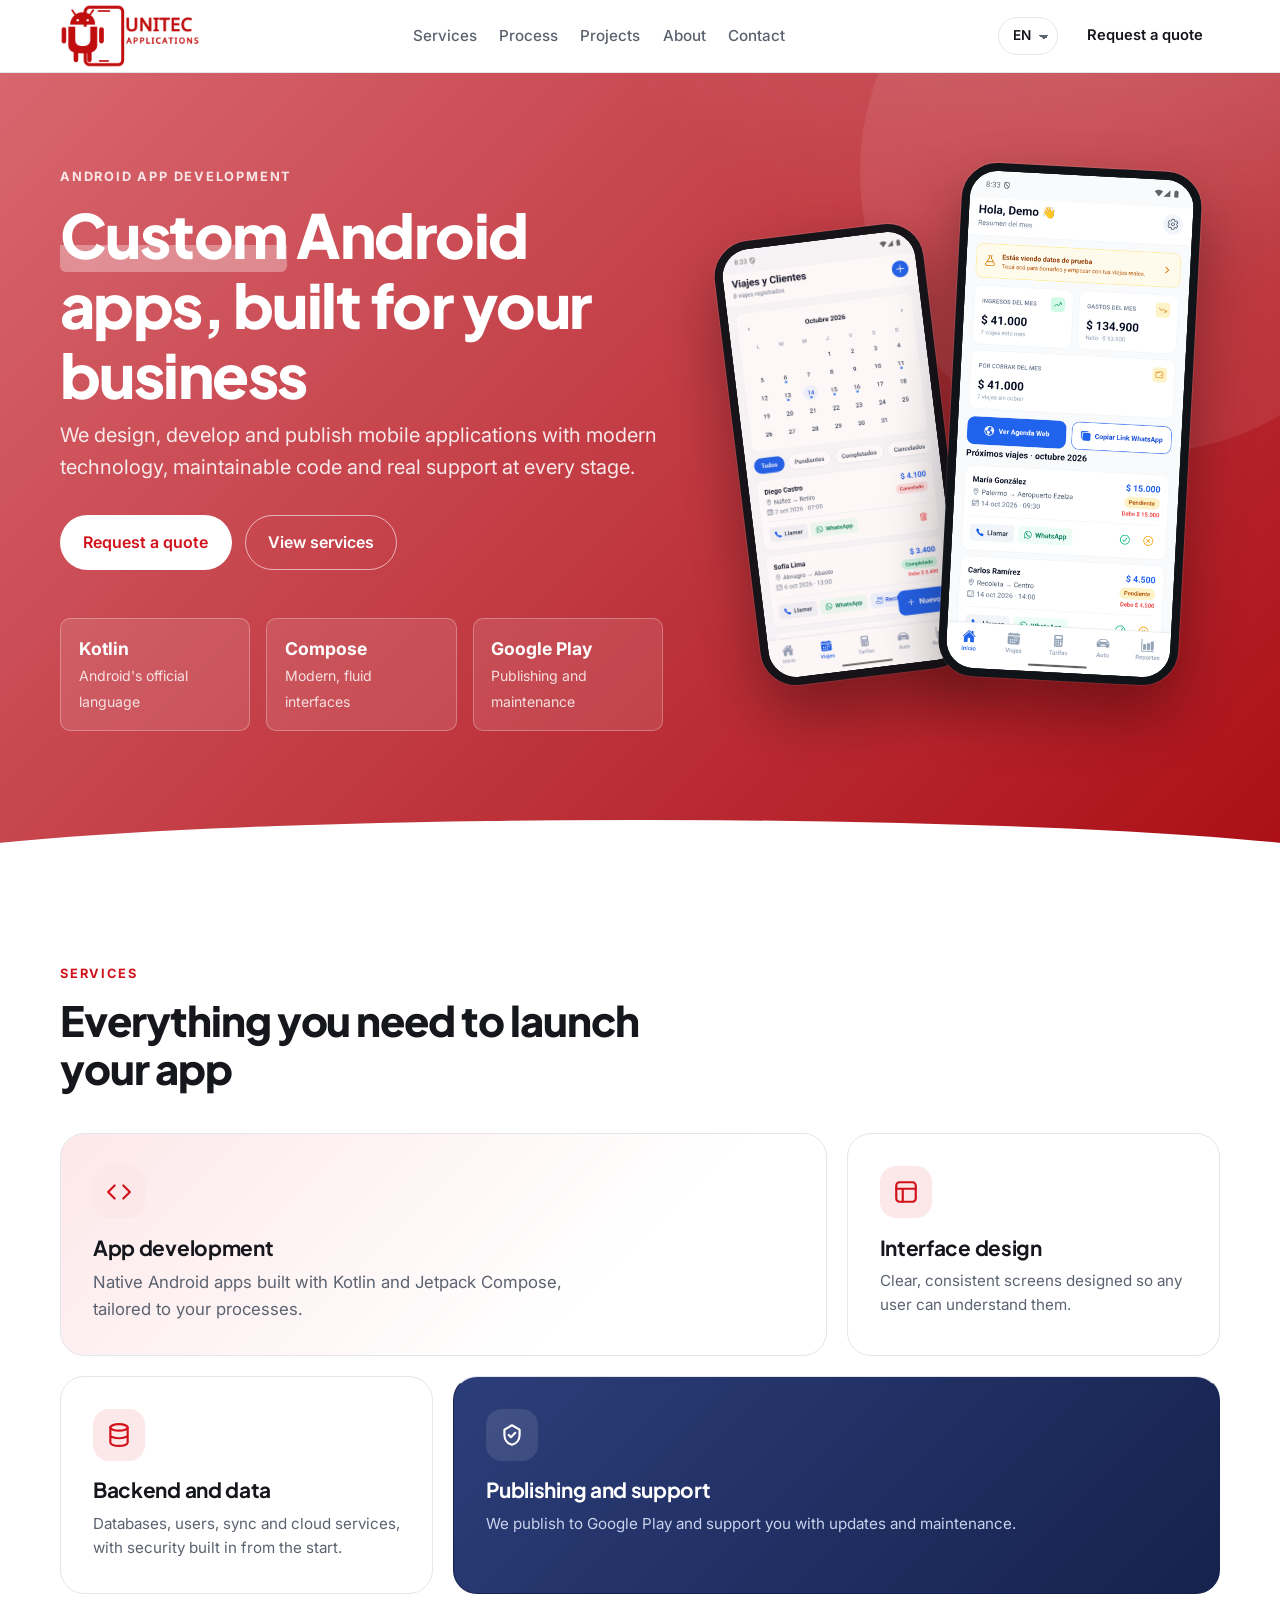
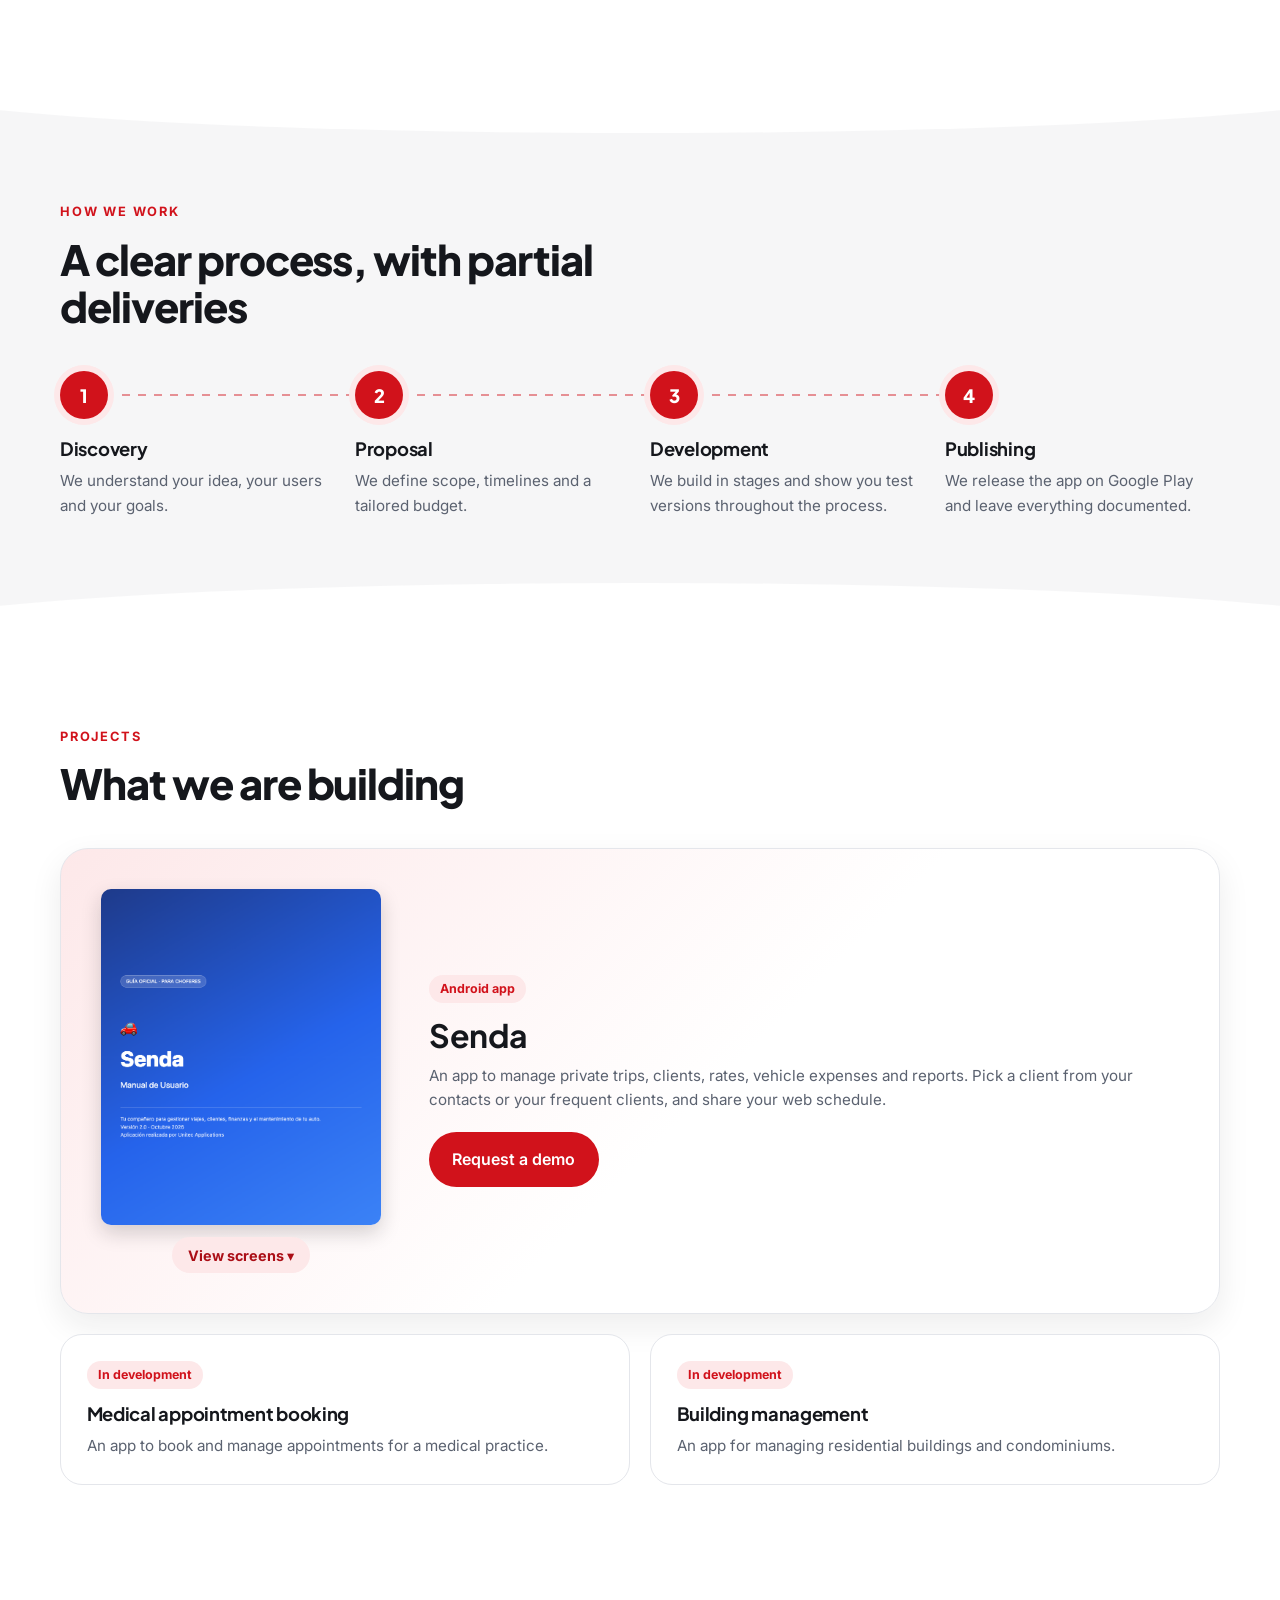
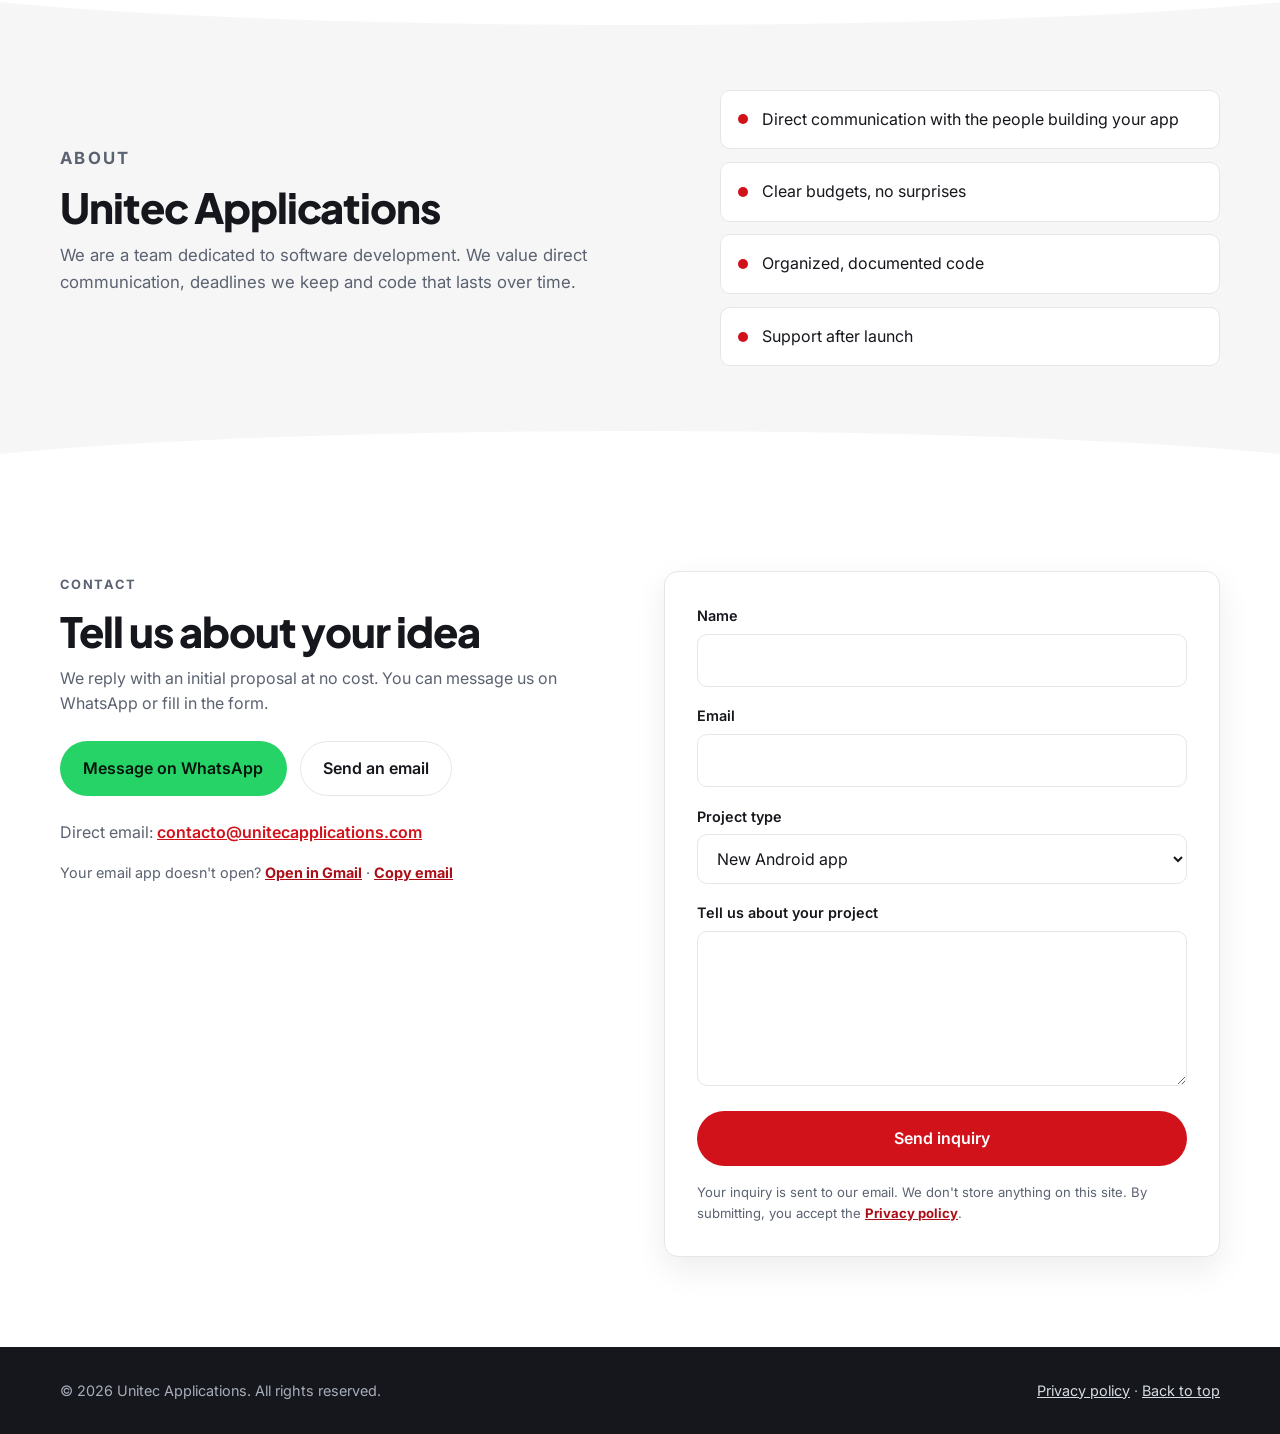
<file: index.html>
<!doctype html>
<html lang="es">
<head>
  <meta charset="utf-8" />
  <meta name="viewport" content="width=device-width, initial-scale=1" />
  <title>Unitec Applications | Desarrollo de apps Android</title>
  <meta name="description" content="Unitec Applications desarrolla aplicaciones Android a medida para tu negocio. Presupuesto sin cargo." />
  <link rel="canonical" href="https://unitecapplications.com/" />
  <meta property="og:type" content="website" />
  <meta property="og:url" content="https://unitecapplications.com/" />
  <meta property="og:title" content="Unitec Applications | Desarrollo de apps Android" />
  <meta property="og:description" content="Unitec Applications desarrolla aplicaciones Android a medida para tu negocio. Presupuesto sin cargo." />
  <meta property="og:image" content="https://unitecapplications.com/assets/og-image.png" />
  <meta property="og:image:width" content="1200" />
  <meta property="og:image:height" content="630" />
  <meta name="twitter:card" content="summary_large_image" />
  <meta name="twitter:title" content="Unitec Applications | Desarrollo de apps Android" />
  <meta name="twitter:description" content="Unitec Applications desarrolla aplicaciones Android a medida para tu negocio. Presupuesto sin cargo." />
  <meta name="twitter:image" content="https://unitecapplications.com/assets/og-image.png" />
  <script id="organization-schema" type="application/ld+json"></script>
  <link rel="icon" type="image/png" href="assets/favicon.png" />
  <link rel="apple-touch-icon" href="assets/apple-touch-icon.png" />
  <link rel="preconnect" href="https://fonts.googleapis.com" />
  <link rel="preconnect" href="https://fonts.gstatic.com" crossorigin />
  <link href="https://fonts.googleapis.com/css2?family=Inter:wght@400;500;600;700;800&family=Plus+Jakarta+Sans:wght@700;800&display=swap" rel="stylesheet" />
  <link rel="stylesheet" href="styles.css" />
</head>
<body>

  <header class="site-header">
    <div class="container nav">
      <a href="#inicio" class="brand" aria-label="Unitec Applications">
        <img class="brand-logo" src="assets/logo-unitec-applications.png" alt="Unitec Applications" width="358" height="164" />
      </a>

      <button class="menu-toggle" type="button" aria-expanded="false" aria-controls="primary-nav" data-i18n-aria-label="menu_open">
        <svg aria-hidden="true" viewBox="0 0 24 24" width="24" height="24" focusable="false">
          <path d="M3 6h18M3 12h18M3 18h18" fill="none" stroke="currentColor" stroke-linecap="round" stroke-width="2" />
        </svg>
        <span class="visually-hidden" data-i18n="menu_open">Abrir menú</span>
      </button>

      <nav id="primary-nav" class="nav-links" aria-label="Principal">
        <a href="#servicios" data-i18n="nav_services">Servicios</a>
        <a href="#proceso" data-i18n="nav_process">Proceso</a>
        <a href="#proyectos" data-i18n="nav_projects">Proyectos</a>
        <a href="#nosotros" data-i18n="nav_about">Nosotros</a>
        <a href="#contacto" data-i18n="nav_contact">Contacto</a>
      </nav>

      <div class="nav-actions">
        <label class="lang-switch">
          <span class="visually-hidden">Idioma / Language</span>
          <select id="lang-select" aria-label="Idioma / Language">
            <option value="es">ES</option>
            <option value="en">EN</option>
          </select>
        </label>
        <a href="#contacto" class="btn btn-small" data-i18n="nav_cta">Pedir presupuesto</a>
      </div>
    </div>
  </header>

  <main>

    <!-- HERO -->
    <section id="inicio" class="hero">
      <div class="container hero-grid">
        <div class="hero-copy">
          <p class="eyebrow" data-i18n="hero_eyebrow">Desarrollo de apps Android</p>
          <h1><span data-i18n="hero_title_pre">Apps Android </span><span class="hl" data-i18n="hero_title_hl">a medida</span><span data-i18n="hero_title_post">, pensadas para tu negocio</span></h1>
          <p class="lead" data-i18n="hero_lead">Diseñamos, desarrollamos y publicamos aplicaciones móviles con tecnología moderna, código mantenible y acompañamiento real en cada etapa.</p>
          <div class="hero-actions">
            <a href="#contacto" class="btn btn-primary" data-i18n="hero_cta_primary">Pedir presupuesto</a>
            <a href="#servicios" class="btn btn-ghost" data-i18n="hero_cta_secondary">Ver servicios</a>
          </div>
          <ul class="hero-stats">
            <li><strong data-i18n="stat1_value">Kotlin</strong><span data-i18n="stat1_label">Lenguaje oficial de Android</span></li>
            <li><strong data-i18n="stat2_value">Compose</strong><span data-i18n="stat2_label">Interfaces modernas y fluidas</span></li>
            <li><strong data-i18n="stat3_value">Google Play</strong><span data-i18n="stat3_label">Publicación y mantenimiento</span></li>
          </ul>
        </div>

        <div class="hero-visual">
          <div class="phone phone-back">
            <img src="assets/senda-viajes.png" alt="Pantalla de calendario y gestión de viajes" data-i18n-alt="proj1_trips_alt" width="390" height="867" />
          </div>
          <div class="phone phone-front">
            <img src="assets/senda-inicio.png" alt="Pantalla de inicio con resumen mensual y próximos viajes" data-i18n-alt="proj1_home_alt" width="390" height="867" fetchpriority="high" />
          </div>
        </div>
      </div>
    </section>

    <!-- SERVICIOS -->
    <section id="servicios" class="section">
      <div class="container">
        <header class="section-head">
          <p class="eyebrow" data-i18n="services_eyebrow">Servicios</p>
          <h2 data-i18n="services_title">Todo lo que necesitás para tener tu app</h2>
        </header>
        <div class="grid bento">
          <article class="card bento-main">
            <div class="card-icon" aria-hidden="true">
              <svg viewBox="0 0 24 24" width="26" height="26" fill="none" stroke="currentColor" stroke-width="2" stroke-linecap="round" stroke-linejoin="round" focusable="false"><polyline points="16 18 22 12 16 6" /><polyline points="8 6 2 12 8 18" /></svg>
            </div>
            <h3 data-i18n="svc1_title">Desarrollo de apps</h3>
            <p data-i18n="svc1_text">Aplicaciones nativas para Android con Kotlin y Jetpack Compose, a medida de tus procesos.</p>
          </article>
          <article class="card">
            <div class="card-icon" aria-hidden="true">
              <svg viewBox="0 0 24 24" width="26" height="26" fill="none" stroke="currentColor" stroke-width="2" stroke-linecap="round" stroke-linejoin="round" focusable="false"><rect x="3" y="3" width="18" height="18" rx="3" /><path d="M3 9h18M9 21V9" /></svg>
            </div>
            <h3 data-i18n="svc2_title">Diseño de interfaz</h3>
            <p data-i18n="svc2_text">Pantallas claras, consistentes y pensadas para que cualquier usuario las entienda.</p>
          </article>
          <article class="card">
            <div class="card-icon" aria-hidden="true">
              <svg viewBox="0 0 24 24" width="26" height="26" fill="none" stroke="currentColor" stroke-width="2" stroke-linecap="round" stroke-linejoin="round" focusable="false"><ellipse cx="12" cy="5" rx="8" ry="3" /><path d="M4 5v14c0 1.7 3.6 3 8 3s8-1.3 8-3V5M4 12c0 1.7 3.6 3 8 3s8-1.3 8-3" /></svg>
            </div>
            <h3 data-i18n="svc3_title">Backend y datos</h3>
            <p data-i18n="svc3_text">Bases de datos, usuarios, sincronización y servicios en la nube, con seguridad desde el diseño.</p>
          </article>
          <article class="card bento-dark">
            <div class="card-icon" aria-hidden="true">
              <svg viewBox="0 0 24 24" width="26" height="26" fill="none" stroke="currentColor" stroke-width="2" stroke-linecap="round" stroke-linejoin="round" focusable="false"><path d="M12 3l7 4v5c0 4.5-3 8-7 9-4-1-7-4.5-7-9V7z" /><path d="M9 12l2 2 4-4" /></svg>
            </div>
            <h3 data-i18n="svc4_title">Publicación y soporte</h3>
            <p data-i18n="svc4_text">Publicamos en Google Play y te acompañamos con actualizaciones y mantenimiento.</p>
          </article>
        </div>
      </div>
    </section>

    <!-- PROCESO -->
    <section id="proceso" class="section section-alt">
      <div class="container">
        <header class="section-head">
          <p class="eyebrow" data-i18n="process_eyebrow">Cómo trabajamos</p>
          <h2 data-i18n="process_title">Un proceso claro, con entregas parciales</h2>
        </header>
        <ol class="steps">
          <li>
            <h3 data-i18n="step1_title">Consulta</h3>
            <p data-i18n="step1_text">Entendemos tu idea, tus usuarios y tus objetivos.</p>
          </li>
          <li>
            <h3 data-i18n="step2_title">Propuesta</h3>
            <p data-i18n="step2_text">Definimos alcance, plazos y presupuesto a medida.</p>
          </li>
          <li>
            <h3 data-i18n="step3_title">Desarrollo</h3>
            <p data-i18n="step3_text">Avanzamos por etapas y te mostramos versiones de prueba durante todo el proceso.</p>
          </li>
          <li>
            <h3 data-i18n="step4_title">Publicación</h3>
            <p data-i18n="step4_text">Subimos la app a Google Play y dejamos todo documentado.</p>
          </li>
        </ol>
      </div>
    </section>

    <!-- PROYECTOS -->
    <section id="proyectos" class="section">
      <div class="container">
        <header class="section-head">
          <p class="eyebrow" data-i18n="projects_eyebrow">Proyectos</p>
          <h2 data-i18n="projects_title">Lo que estamos construyendo</h2>
        </header>
        <div class="projects-layout">
          <article class="card project project-featured">
            <button class="project-cover-btn" type="button" aria-expanded="false" aria-controls="proj1-panel">
              <img class="project-cover" src="assets/senda-portada.png" alt="Portada del manual de Senda" data-i18n-alt="proj1_cover_alt" width="766" height="919" loading="eager" />
              <span class="project-cover-label" data-i18n="proj1_show">Ver pantallas</span>
            </button>
            <div class="project-content">
              <span class="badge" data-i18n="badge_app">App Android</span>
              <h3 data-i18n="proj1_title">Senda</h3>
              <p data-i18n="proj1_text">Aplicación para gestionar viajes privados, clientes, tarifas, gastos del vehículo y reportes. Elegí al cliente desde tus contactos o tus frecuentes, y compartí tu agenda web.</p>
              <div class="project-actions">
                <a id="demo-link" class="btn btn-primary" href="mailto:contacto@unitecapplications.com" data-i18n="proj1_demo">Pedir demo</a>
              </div>
              <div id="proj1-panel" class="project-panel" hidden>
              <div class="project-gallery" role="group" aria-label="Pantallas de Senda" data-i18n-aria-label="proj1_gallery_label">
                <figure class="project-shot">
                  <img src="assets/senda-inicio.png" alt="Pantalla de inicio con resumen mensual y próximos viajes" data-i18n-alt="proj1_home_alt" width="390" height="867" loading="lazy" />
                  <figcaption data-i18n="proj1_home_cap">Inicio</figcaption>
                </figure>
                <figure class="project-shot">
                  <img src="assets/senda-viajes.png" alt="Pantalla de calendario y gestión de viajes" data-i18n-alt="proj1_trips_alt" width="390" height="867" loading="lazy" />
                  <figcaption data-i18n="proj1_trips_cap">Viajes</figcaption>
                </figure>
                <figure class="project-shot">
                  <img src="assets/senda-contactos.png" alt="Elegir al cliente desde los contactos del teléfono" data-i18n-alt="proj1_contacts_alt" width="390" height="867" loading="lazy" />
                  <figcaption data-i18n="proj1_contacts_cap">Contactos</figcaption>
                </figure>
                <figure class="project-shot">
                  <img src="assets/senda-frecuentes.png" alt="Lista de clientes frecuentes" data-i18n-alt="proj1_frequent_alt" width="390" height="867" loading="lazy" />
                  <figcaption data-i18n="proj1_frequent_cap">Frecuentes</figcaption>
                </figure>
                <figure class="project-shot">
                  <img src="assets/senda-tarifas.png" alt="Pantalla de calculadora de tarifas" data-i18n-alt="proj1_rates_alt" width="390" height="867" loading="lazy" />
                  <figcaption data-i18n="proj1_rates_cap">Tarifas</figcaption>
                </figure>
                <figure class="project-shot">
                  <img src="assets/senda-gastos.png" alt="Pantalla de mantenimiento, gastos y combustible" data-i18n-alt="proj1_expenses_alt" width="390" height="867" loading="lazy" />
                  <figcaption data-i18n="proj1_expenses_cap">Auto</figcaption>
                </figure>
              </div>
              <a class="btn btn-ghost project-download" href="assets/manual-senda.pdf" download data-i18n="proj1_link">Descargar manual completo (PDF)</a>
              </div>
            </div>
          </article>
          <div class="grid grid-3 project-placeholders">
          <article class="card project">
            <span class="badge" data-i18n="badge_dev">En desarrollo</span>
            <h3 data-i18n="proj2_title">Reservas de turnos médicos</h3>
            <p data-i18n="proj2_text">Aplicación para reservar y administrar los turnos de un consultorio médico.</p>
          </article>
          <article class="card project">
            <span class="badge" data-i18n="badge_dev">En desarrollo</span>
            <h3 data-i18n="proj3_title">Gestión de consorcios</h3>
            <p data-i18n="proj3_text">Aplicación para la administración de consorcios.</p>
          </article>
          </div>
        </div>
      </div>
    </section>

    <!-- NOSOTROS -->
    <section id="nosotros" class="section section-alt">
      <div class="container about">
        <div>
          <p class="eyebrow" data-i18n="about_eyebrow">Nosotros</p>
          <h2 data-i18n="about_title">Unitec Applications</h2>
          <p data-i18n="about_text">Somos un equipo dedicado al desarrollo de software. Creemos en la comunicación directa, los plazos cumplidos y el código que se puede mantener en el tiempo.</p>
        </div>
        <ul class="values">
          <li data-i18n="value1">Comunicación directa con quien desarrolla</li>
          <li data-i18n="value2">Presupuestos claros, sin sorpresas</li>
          <li data-i18n="value3">Código ordenado y documentado</li>
          <li data-i18n="value4">Acompañamiento después de publicar</li>
        </ul>
      </div>
    </section>

    <!-- CONTACTO -->
    <section id="contacto" class="section">
      <div class="container contact">
        <div>
          <p class="eyebrow" data-i18n="contact_eyebrow">Contacto</p>
          <h2 data-i18n="contact_title">Contanos tu idea</h2>
          <p data-i18n="contact_text">Respondemos con una propuesta inicial sin cargo. Podés escribirnos por WhatsApp o completar el formulario.</p>
          <div class="contact-channels">
            <a id="whatsapp-link" class="btn btn-whatsapp" href="#" target="_blank" rel="noopener" data-i18n="contact_whatsapp">Escribir por WhatsApp</a>
            <a id="email-link" class="btn btn-ghost" href="#" data-i18n="contact_email_btn">Enviar un email</a>
          </div>
          <p class="muted"><span data-i18n="contact_direct">Email directo:</span> <a id="email-direct" href="#"></a></p>
          <p class="muted mail-help"><span data-i18n="mail_help">¿No se abre tu app de correo?</span> <a id="gmail-link" href="#" target="_blank" rel="noopener" data-i18n="mail_gmail">Abrir en Gmail</a> · <button type="button" id="copy-email" class="link-button" data-i18n="mail_copy">Copiar email</button></p>
        </div>

        <form id="contact-form" class="form" novalidate>
          <div class="field">
            <label for="f-name" data-i18n="form_name">Nombre</label>
            <input id="f-name" name="name" type="text" required autocomplete="name" aria-describedby="f-name-error" />
            <p id="f-name-error" class="field-error" aria-live="polite"></p>
          </div>
          <div class="field">
            <label for="f-email" data-i18n="form_email">Email</label>
            <input id="f-email" name="email" type="email" required autocomplete="email" aria-describedby="f-email-error" />
            <p id="f-email-error" class="field-error" aria-live="polite"></p>
          </div>
          <div class="field">
            <label for="f-type" data-i18n="form_type">Tipo de proyecto</label>
            <select id="f-type" name="type">
              <option value="app" data-i18n="type_app">Aplicación Android nueva</option>
              <option value="maint" data-i18n="type_maint">Mantenimiento o mejoras</option>
              <option value="publish" data-i18n="type_publish">Publicación en Google Play</option>
              <option value="other" data-i18n="type_other">Otro</option>
            </select>
          </div>
          <div class="field">
            <label for="f-msg" data-i18n="form_msg">Contanos tu proyecto</label>
            <textarea id="f-msg" name="message" rows="5" required aria-describedby="f-msg-error"></textarea>
            <p id="f-msg-error" class="field-error" aria-live="polite"></p>
          </div>
          <div class="hp-field" aria-hidden="true">
            <label for="f-website">Website</label>
            <input id="f-website" name="website" type="text" tabindex="-1" autocomplete="off" />
          </div>
          <div id="turnstile-box" class="turnstile-box"></div>
          <button type="submit" class="btn btn-primary btn-block" data-i18n="form_submit">Enviar consulta</button>
          <p id="form-status" class="form-status" role="alert" aria-live="assertive"></p>
          <p id="form-fallback" class="form-fallback" aria-live="polite" hidden><span data-i18n="form_sent">No pudimos enviar el mensaje desde el sitio. Podés enviarlo desde Gmail o copiar el mensaje.</span> <a id="form-gmail" href="#" target="_blank" rel="noopener" data-i18n="mail_gmail">Abrir en Gmail</a> · <button type="button" id="form-copy" class="link-button" data-i18n="form_copy">Copiar mensaje</button></p>
          <p class="form-note"><span data-i18n="form_note">Tu consulta se envía a nuestro correo. No guardamos nada en este sitio.</span> <span data-i18n="form_privacy_prefix">Al enviar, aceptás la</span> <a href="privacidad.html" data-i18n="form_privacy_link">política de privacidad</a>.</p>
        </form>
      </div>
    </section>

  </main>

  <footer class="site-footer">
    <div class="container footer-inner">
      <p>© <span id="year"></span> Unitec Applications. <span data-i18n="footer_rights">Todos los derechos reservados.</span></p>
      <p><a href="privacidad.html" data-i18n="footer_privacy">Política de privacidad</a> · <a href="#inicio" data-i18n="footer_top">Volver arriba</a></p>
    </div>
  </footer>

  <script src="script.js"></script>
</body>
</html>
</file>
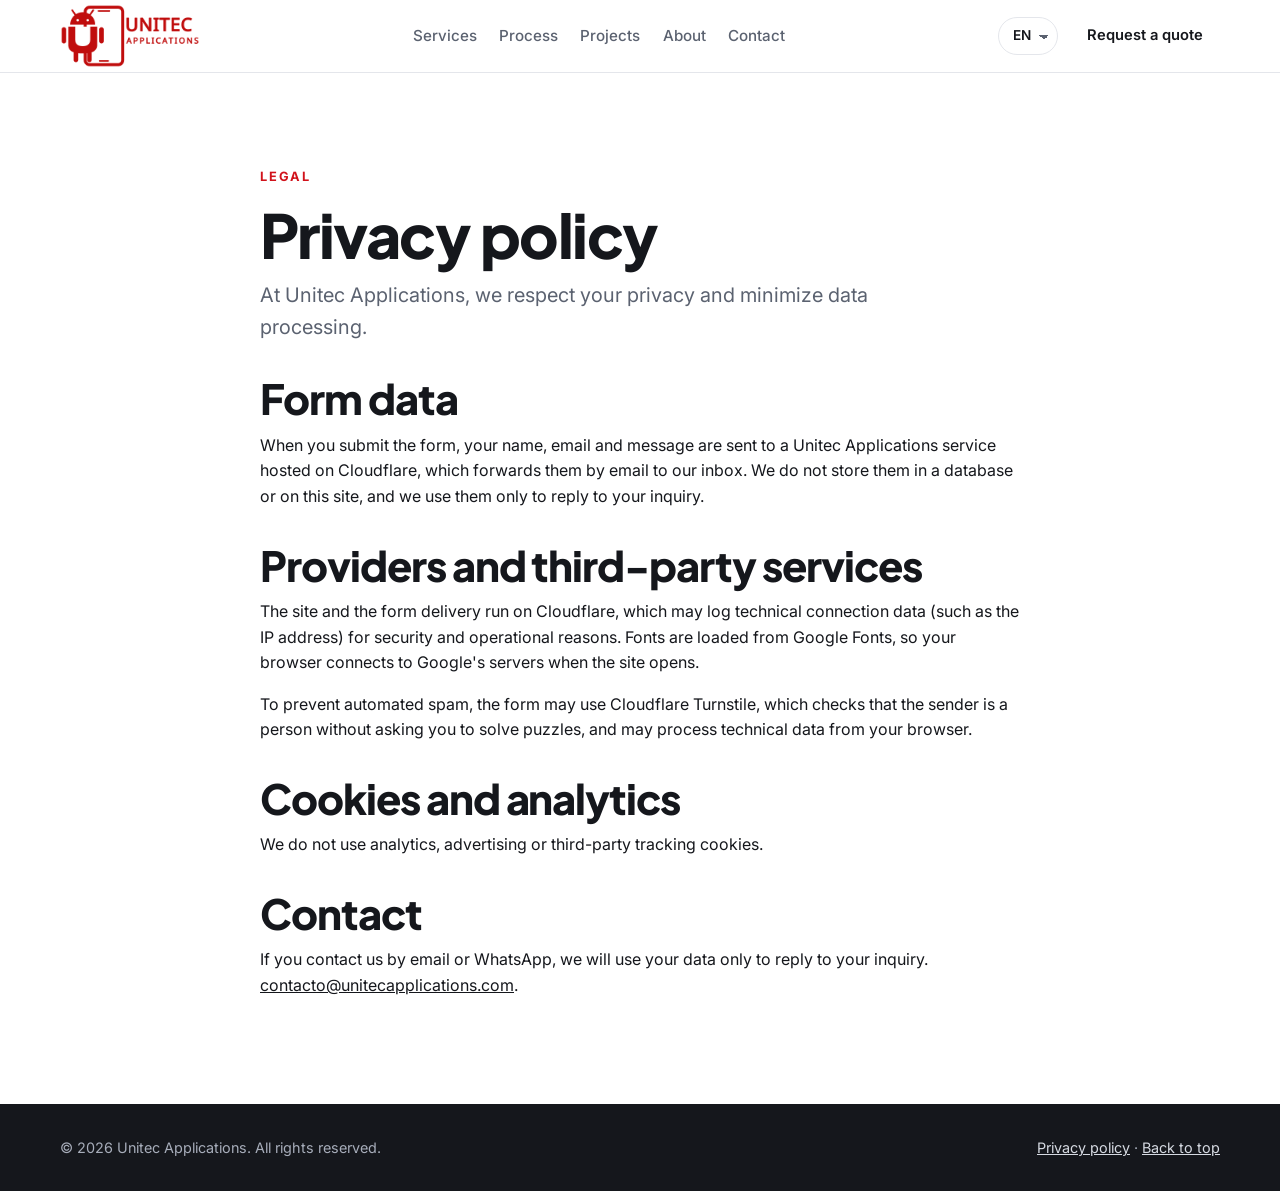
<file: privacidad.html>
<!doctype html>
<html lang="es">
<head>
  <meta charset="utf-8" />
  <meta name="viewport" content="width=device-width, initial-scale=1" />
  <title>Unitec Applications | Política de privacidad</title>
  <meta name="description" content="Política de privacidad de Unitec Applications." />
  <link rel="canonical" href="https://unitecapplications.com/privacidad" />
  <meta property="og:type" content="website" />
  <meta property="og:url" content="https://unitecapplications.com/privacidad" />
  <meta property="og:title" content="Unitec Applications | Política de privacidad" />
  <meta property="og:description" content="Política de privacidad de Unitec Applications." />
  <meta property="og:image" content="https://unitecapplications.com/assets/og-image.png" />
  <meta name="twitter:card" content="summary_large_image" />
  <meta name="twitter:title" content="Unitec Applications | Política de privacidad" />
  <meta name="twitter:description" content="Política de privacidad de Unitec Applications." />
  <meta name="twitter:image" content="https://unitecapplications.com/assets/og-image.png" />
  <script id="organization-schema" type="application/ld+json"></script>
  <link rel="icon" type="image/png" href="assets/favicon.png" />
  <link rel="apple-touch-icon" href="assets/apple-touch-icon.png" />
  <link rel="preconnect" href="https://fonts.googleapis.com" />
  <link rel="preconnect" href="https://fonts.gstatic.com" crossorigin />
  <link href="https://fonts.googleapis.com/css2?family=Inter:wght@400;500;600;700;800&family=Plus+Jakarta+Sans:wght@700;800&display=swap" rel="stylesheet" />
  <link rel="stylesheet" href="styles.css" />
</head>
<body data-page="privacy">
  <header class="site-header">
    <div class="container nav">
      <a href="index.html#inicio" class="brand" aria-label="Unitec Applications">
        <img class="brand-logo" src="assets/logo-unitec-applications.png" alt="Unitec Applications" width="358" height="164" />
      </a>

      <button class="menu-toggle" type="button" aria-expanded="false" aria-controls="primary-nav" data-i18n-aria-label="menu_open">
        <svg aria-hidden="true" viewBox="0 0 24 24" width="24" height="24" focusable="false">
          <path d="M3 6h18M3 12h18M3 18h18" fill="none" stroke="currentColor" stroke-linecap="round" stroke-width="2" />
        </svg>
        <span class="visually-hidden" data-i18n="menu_open">Abrir menú</span>
      </button>

      <nav id="primary-nav" class="nav-links" aria-label="Principal">
        <a href="index.html#servicios" data-i18n="nav_services">Servicios</a>
        <a href="index.html#proceso" data-i18n="nav_process">Proceso</a>
        <a href="index.html#proyectos" data-i18n="nav_projects">Proyectos</a>
        <a href="index.html#nosotros" data-i18n="nav_about">Nosotros</a>
        <a href="index.html#contacto" data-i18n="nav_contact">Contacto</a>
      </nav>

      <div class="nav-actions">
        <label class="lang-switch">
          <span class="visually-hidden">Idioma / Language</span>
          <select id="lang-select" aria-label="Idioma / Language">
            <option value="es">ES</option>
            <option value="en">EN</option>
          </select>
        </label>
        <a href="index.html#contacto" class="btn btn-small" data-i18n="nav_cta">Pedir presupuesto</a>
      </div>
    </div>
  </header>

  <main>
    <section class="section privacy-page">
      <div class="container prose">
        <p class="eyebrow" data-i18n="privacy_eyebrow">Legal</p>
        <h1 data-i18n="privacy_title">Política de privacidad</h1>
        <p class="lead" data-i18n="privacy_intro">En Unitec Applications respetamos tu privacidad y minimizamos el tratamiento de datos.</p>
        <h2 data-i18n="privacy_data_title">Datos del formulario</h2>
        <p data-i18n="privacy_data_text">Al enviar el formulario, tu nombre, email y mensaje se transmiten a un servicio propio de Unitec Applications alojado en Cloudflare, que los reenvía por correo electrónico a nuestra casilla. No los guardamos en una base de datos ni en este sitio, y los usamos únicamente para responder tu consulta.</p>
        <h2 data-i18n="privacy_providers_title">Proveedores y servicios de terceros</h2>
        <p data-i18n="privacy_providers_text">El sitio y el envío del formulario funcionan sobre Cloudflare, que puede registrar datos técnicos de conexión (como la dirección IP) por motivos de seguridad y funcionamiento. Las tipografías se cargan desde Google Fonts, por lo que tu navegador se conecta a los servidores de Google al abrir el sitio.</p>
        <p data-i18n="privacy_spam_text">Para evitar envíos automáticos de spam, el formulario puede usar Cloudflare Turnstile, que verifica que quien envía es una persona sin pedirte resolver acertijos y puede procesar datos técnicos de tu navegador.</p>
        <h2 data-i18n="privacy_tracking_title">Cookies y analítica</h2>
        <p data-i18n="privacy_tracking_text">No usamos cookies de analítica, publicidad ni seguimiento de terceros.</p>
        <h2 data-i18n="privacy_contact_title">Contacto</h2>
        <p><span data-i18n="privacy_contact_text">Si nos escribís por email o WhatsApp, usaremos tus datos únicamente para responder tu consulta.</span> <a id="email-direct" href="#"></a>.</p>
      </div>
    </section>
  </main>

  <footer class="site-footer">
    <div class="container footer-inner">
      <p>© <span id="year"></span> Unitec Applications. <span data-i18n="footer_rights">Todos los derechos reservados.</span></p>
      <p><a href="privacidad.html" aria-current="page" data-i18n="footer_privacy">Política de privacidad</a> · <a href="index.html#inicio" data-i18n="footer_top">Volver arriba</a></p>
    </div>
  </footer>

  <script src="script.js"></script>
</body>
</html>
</file>
<file: styles.css>
/* ==========================================================
   Unitec Applications | Estilos (rojo y blanco)
   ========================================================== */

:root {
  --bg: #ffffff;
  --bg-alt: #f6f6f7;
  --surface: #ffffff;
  --surface-2: #fceeee;
  --border: #e4e6eb;
  --text: #15171c;
  --muted: #5b6270;
  --accent: #d1121b;
  --accent-strong: #ab0e16;
  --accent-soft: #fde8e9;
  --dark: #15171c;
  --whatsapp: #25d366;
  --radius: 14px;
  --radius-sm: 10px;
  --shadow: 0 12px 32px rgba(21, 23, 28, 0.08);
  --container: 1160px;
  --font-display: "Plus Jakarta Sans", "Inter", system-ui, -apple-system, "Segoe UI", Roboto, sans-serif;
  --curve: clamp(24px, 4vw, 52px);
}

*,
*::before,
*::after { box-sizing: border-box; }

html { scroll-behavior: smooth; }

body {
  margin: 0;
  font-family: "Inter", system-ui, -apple-system, "Segoe UI", Roboto, sans-serif;
  font-size: 16px;
  line-height: 1.6;
  color: var(--text);
  background: var(--bg);
  -webkit-font-smoothing: antialiased;
}

img { max-width: 100%; display: block; }
a { color: inherit; }

/* El foco se mantiene visible en todos los controles navegables. */
a:focus-visible,
button:focus-visible,
select:focus-visible,
input:focus-visible,
textarea:focus-visible {
  outline: 3px solid var(--accent-strong);
  outline-offset: 3px;
}

.container {
  width: min(100% - 2.5rem, var(--container));
  margin-inline: auto;
}

.visually-hidden {
  position: absolute;
  width: 1px; height: 1px;
  overflow: hidden;
  clip: rect(0 0 0 0);
  white-space: nowrap;
}

h1, h2, h3 { font-family: var(--font-display); line-height: 1.15; margin: 0 0 0.6rem; letter-spacing: -0.025em; }
h1 { font-size: clamp(2.3rem, 5vw, 3.8rem); font-weight: 800; }
h2 { font-size: clamp(1.8rem, 3.4vw, 2.6rem); font-weight: 800; }
h3 { font-size: 1.15rem; font-weight: 700; letter-spacing: -0.015em; }
p { margin: 0 0 1rem; }

.eyebrow {
  display: inline-block;
  margin-bottom: 0.8rem;
  font-size: 0.8rem;
  font-weight: 700;
  letter-spacing: 0.14em;
  text-transform: uppercase;
  color: var(--accent);
}

.muted { color: var(--muted); }

/* ---------- Botones ---------- */
.btn {
  display: inline-flex;
  align-items: center;
  justify-content: center;
  gap: 0.5rem;
  padding: 0.85rem 1.4rem;
  border-radius: 999px;
  border: 1px solid transparent;
  font: inherit;
  font-weight: 600;
  text-decoration: none;
  cursor: pointer;
  transition: transform 0.15s ease, background 0.2s ease, border-color 0.2s ease, color 0.2s ease;
}
.btn:hover { transform: translateY(-1px); }
.btn:focus-visible { outline: 3px solid var(--accent); outline-offset: 3px; }

.btn-primary { background: var(--accent); color: #fff; }
.btn-primary:hover { background: var(--accent-strong); }

.btn-ghost { background: transparent; border-color: var(--border); color: var(--text); }
.btn-ghost:hover { border-color: var(--accent); color: var(--accent); }

.btn-small { padding: 0.55rem 1rem; font-size: 0.92rem; }

.btn-whatsapp { background: var(--whatsapp); color: #03150a; }
.btn-whatsapp:hover { filter: brightness(1.05); }

.btn-block { width: 100%; }

/* ---------- Header ---------- */
.site-header {
  position: sticky;
  top: 0;
  z-index: 20;
  background: rgba(255, 255, 255, 0.94);
  backdrop-filter: blur(10px);
  border-bottom: 1px solid var(--border);
}

.nav {
  display: flex;
  align-items: center;
  justify-content: space-between;
  gap: 1.5rem;
  min-height: 72px;
}

.brand {
  display: inline-flex;
  align-items: center;
  text-decoration: none;
  font-weight: 800;
  color: var(--accent);
}
.brand-logo {
  width: auto;
  height: 64px;
}

.nav-links { display: flex; gap: 1.4rem; }
.nav-links a {
  text-decoration: none;
  color: var(--muted);
  font-size: 0.95rem;
  font-weight: 500;
}
.nav-links a:hover { color: var(--accent); }

.menu-toggle {
  display: none;
  align-items: center;
  justify-content: center;
  width: 44px;
  height: 44px;
  padding: 0;
  border: 1px solid var(--border);
  border-radius: var(--radius-sm);
  background: #fff;
  color: var(--text);
  cursor: pointer;
}

.nav-actions { display: flex; align-items: center; gap: 0.75rem; }

.lang-switch select {
  appearance: none;
  background: #fff;
  color: var(--text);
  border: 1px solid var(--border);
  border-radius: 999px;
  padding: 0.45rem 1.6rem 0.45rem 0.9rem;
  font: inherit;
  font-size: 0.85rem;
  font-weight: 600;
  cursor: pointer;
  background-image: linear-gradient(45deg, transparent 50%, var(--muted) 50%),
                    linear-gradient(135deg, var(--muted) 50%, transparent 50%);
  background-position: calc(100% - 13px) 55%, calc(100% - 8px) 55%;
  background-size: 5px 5px, 5px 5px;
  background-repeat: no-repeat;
}

/* ---------- Hero (rojo) ---------- */
.hero {
  position: relative;
  overflow: hidden;
  padding: clamp(3.5rem, 7vw, 6rem) 0 calc(clamp(3.5rem, 7vw, 5.5rem) + var(--curve));
  background:
    radial-gradient(900px 500px at 90% -10%, rgba(255, 255, 255, 0.14), transparent 60%),
    linear-gradient(135deg, #d8666e 0%, var(--accent-strong) 100%);
  color: #fff;
}
/* Círculos decorativos de fondo */
.hero::before {
  content: "";
  position: absolute;
  top: -180px;
  right: -140px;
  width: 560px;
  height: 560px;
  border-radius: 50%;
  background: rgba(255, 255, 255, 0.08);
}
/* Borde inferior curvo hacia la sección siguiente */
.hero::after {
  content: "";
  position: absolute;
  left: -10%;
  right: -10%;
  bottom: -1px;
  height: var(--curve);
  background: var(--bg);
  border-radius: 50% 50% 0 0 / 100% 100% 0 0;
}
.hero .eyebrow { color: rgba(255, 255, 255, 0.85); }
.hero-grid {
  position: relative;
  z-index: 1;
  display: grid;
  grid-template-columns: minmax(0, 1.1fr) minmax(0, 0.9fr);
  gap: clamp(2rem, 5vw, 4rem);
  align-items: center;
}
.hero-copy { min-width: 0; }
.hl {
  background: linear-gradient(transparent 64%, rgba(255, 255, 255, 0.32) 64%);
  border-radius: 6px;
  white-space: nowrap;
}

/* Teléfonos con capturas reales de la app */
.hero-visual {
  position: relative;
  min-height: 560px;
}
.phone {
  position: absolute;
  width: 240px;
  border: 8px solid #101318;
  border-radius: 36px;
  background: #101318;
  overflow: hidden;
  box-shadow: 0 30px 60px rgba(0, 0, 0, 0.35), 0 0 0 1px rgba(255, 255, 255, 0.12);
}
.phone img {
  display: block;
  width: 100%;
  height: auto;
  aspect-ratio: 390 / 867;
  object-fit: cover;
  object-position: top left;
  border-radius: 28px;
}
.phone-front {
  top: 0;
  right: 6%;
  z-index: 2;
  transform: rotate(3deg);
  animation: phone-float 7s ease-in-out infinite;
}
.phone-back {
  top: 64px;
  left: 2%;
  width: 210px;
  z-index: 1;
  transform: rotate(-7deg);
  opacity: 0.96;
  animation: phone-float 8s ease-in-out -3s infinite;
}
@keyframes phone-float {
  0%, 100% { translate: 0 0; }
  50% { translate: 0 -12px; }
}
.lead {
  font-size: clamp(1.05rem, 1.6vw, 1.25rem);
  color: rgba(255, 255, 255, 0.88);
  max-width: 640px;
  margin-bottom: 2rem;
}
.hero-actions {
  display: flex;
  flex-wrap: wrap;
  gap: 0.8rem;
  margin-bottom: 3rem;
}
.hero .btn-primary { background: #fff; color: var(--accent); }
.hero .btn-primary:hover { background: #f3f3f3; color: var(--accent-strong); }
.hero .btn-ghost { color: #fff; border-color: rgba(255, 255, 255, 0.6); }
.hero .btn-ghost:hover { border-color: #fff; color: #fff; background: rgba(255, 255, 255, 0.1); }

.hero-stats {
  list-style: none;
  padding: 0;
  margin: 0;
  display: grid;
  grid-template-columns: repeat(3, minmax(0, 1fr));
  gap: 1rem;
  max-width: 720px;
}
.hero-stats li {
  padding: 1rem 1.1rem;
  border: 1px solid rgba(255, 255, 255, 0.28);
  border-radius: var(--radius-sm);
  background: rgba(255, 255, 255, 0.1);
}
.hero-stats strong { display: block; font-size: 1.1rem; color: #fff; }
.hero-stats span { font-size: 0.88rem; color: rgba(255, 255, 255, 0.82); }

/* ---------- Secciones ---------- */
.section { padding: clamp(3.5rem, 7vw, 6rem) 0; }
.section-alt {
  position: relative;
  overflow: hidden;
  padding-block: calc(clamp(3.5rem, 7vw, 6rem) + var(--curve) / 2);
  background: var(--bg-alt);
}
/* Curvas arriba y abajo en lugar de líneas rectas */
.section-alt::before,
.section-alt::after {
  content: "";
  position: absolute;
  left: -10%;
  right: -10%;
  height: var(--curve);
  background: var(--bg);
}
.section-alt::before {
  top: -1px;
  border-radius: 0 0 50% 50% / 0 0 100% 100%;
}
.section-alt::after {
  bottom: -1px;
  border-radius: 50% 50% 0 0 / 100% 100% 0 0;
}
.section-head { max-width: 640px; margin-bottom: 2.5rem; }

.grid { display: grid; gap: 1.25rem; }
.grid-4 { grid-template-columns: repeat(4, minmax(0, 1fr)); }
.grid-3 { grid-template-columns: repeat(3, minmax(0, 1fr)); }

.card {
  background: var(--surface);
  border: 1px solid var(--border);
  border-top: 3px solid var(--accent);
  border-radius: var(--radius);
  padding: 1.6rem;
  transition: box-shadow 0.2s ease, transform 0.2s ease;
}
.card:hover { box-shadow: var(--shadow); transform: translateY(-3px); }
.card p { color: var(--muted); font-size: 0.95rem; margin: 0; }

.card-icon {
  display: inline-grid;
  place-items: center;
  width: 52px;
  height: 52px;
  margin-bottom: 1.1rem;
  border-radius: 16px;
  background: var(--accent-soft);
  color: var(--accent);
}

/* Servicios en bento: 3 columnas con tarjetas de distinto tamaño */
.bento {
  grid-template-columns: repeat(3, minmax(0, 1fr));
  gap: 1.25rem;
}
.bento .card {
  border-top: 1px solid var(--border);
  border-radius: 24px;
  padding: 2rem;
}
.bento .card h3 { font-size: 1.3rem; }
.bento-main {
  grid-column: span 2;
  background: linear-gradient(135deg, var(--accent-soft) 0%, #fff 70%);
}
.bento-main h3 { font-size: 1.6rem; }
.bento-main p { font-size: 1.05rem; max-width: 520px; }
.bento-dark {
  grid-column: span 2;
  background: linear-gradient(135deg, #2c3e7a 0%, #16224d 100%);
  border-color: #16224d;
  color: #fff;
}
.bento-dark p { color: #c9d1ec; }
.bento-dark .card-icon { background: rgba(255, 255, 255, 0.1); color: #fff; }

.badge {
  display: inline-block;
  margin-bottom: 0.9rem;
  padding: 0.25rem 0.7rem;
  border-radius: 999px;
  background: var(--accent-soft);
  color: var(--accent);
  font-size: 0.78rem;
  font-weight: 700;
}
.projects-layout { display: grid; gap: 1.25rem; }
/* Proyecto destacado con más protagonismo */
.project-featured {
  padding: clamp(1.5rem, 3.5vw, 2.5rem);
  border-top: 1px solid var(--border);
  border-radius: 28px;
  background: linear-gradient(135deg, var(--accent-soft) 0%, #fff 55%);
  box-shadow: var(--shadow);
}
.project-featured:hover { transform: none; }
.project-featured:not(.is-open) { align-items: center; }
.project-placeholders { grid-template-columns: repeat(2, minmax(0, 1fr)); }
.project-featured h3 { font-size: clamp(1.5rem, 2.6vw, 2rem); }
.project-placeholders .card { border-top: 1px solid var(--border); border-radius: 22px; }
.project-featured {
  display: grid;
  grid-template-columns: minmax(190px, 280px) minmax(0, 1fr);
  gap: clamp(1.5rem, 4vw, 3rem);
  align-items: start;
}
.project-cover-btn {
  display: block;
  width: 100%;
  padding: 0;
  border: 0;
  background: none;
  font: inherit;
  color: inherit;
  text-align: center;
  cursor: pointer;
}
.project-cover {
  width: 100%;
  height: auto;
  border-radius: var(--radius-sm);
  box-shadow: 0 8px 20px rgba(21, 23, 28, 0.18);
  transition: transform 0.2s ease, box-shadow 0.2s ease;
}
.project-cover-btn:hover .project-cover {
  transform: translateY(-2px);
  box-shadow: 0 12px 26px rgba(21, 23, 28, 0.24);
}
.project-cover-label {
  display: inline-block;
  margin-top: 0.8rem;
  padding: 0.4rem 1rem;
  border-radius: 999px;
  background: var(--accent-soft);
  color: var(--accent-strong);
  font-size: 0.9rem;
  font-weight: 700;
}
.project-cover-label::after { content: " \25BE"; }
.project-cover-btn[aria-expanded="true"] .project-cover-label::after { content: " \25B4"; }
.project-content { min-width: 0; }
.project-panel { margin-top: 1.5rem; }
.project-panel[hidden] { display: none; }
/* Con las pantallas abiertas se oculta la portada y la tarjeta usa todo el ancho */
.project-featured.is-open { grid-template-columns: 1fr; }
.project-featured.is-open .project-cover { display: none; }
.project-featured.is-open .project-cover-btn {
  width: auto;
  justify-self: start;
}
.project-featured.is-open .project-cover-label { margin-top: 0; }
.project-gallery {
  display: grid;
  grid-template-columns: repeat(3, minmax(0, 1fr));
  gap: clamp(0.75rem, 2vw, 1.5rem);
  max-width: 720px;
  margin-inline: auto;
}
.project-actions { margin-top: 1.25rem; display: flex; flex-wrap: wrap; gap: 0.75rem; }
.project-shot { margin: 0; text-align: center; }
.project-shot img {
  display: block;
  width: 100%;
  height: auto;
  aspect-ratio: 390 / 867;
  object-fit: cover;
  object-position: top left;
  border: 1px solid var(--border);
  border-radius: 22px;
  background: var(--bg-alt);
  box-shadow: 0 8px 20px rgba(21, 23, 28, 0.12);
}
.project-shot figcaption {
  margin-top: 0.7rem;
  font-size: 0.9rem;
  font-weight: 700;
  color: var(--text);
}
.project p { color: var(--muted); font-size: 0.95rem; margin: 0; }
.project-download {
  margin-top: 1.25rem;
  font-size: 0.94rem;
}

/* ---------- Proceso ---------- */
.steps {
  list-style: none;
  padding: 0;
  margin: 0;
  counter-reset: step;
  display: grid;
  grid-template-columns: repeat(4, minmax(0, 1fr));
  gap: 1.25rem;
}
/* Línea de tiempo: círculo numerado y conector hacia el paso siguiente */
.steps li {
  counter-increment: step;
  position: relative;
  padding: 4.2rem 0.6rem 0 0;
}
.steps li::before {
  content: counter(step);
  position: absolute;
  top: 0;
  left: 0;
  display: grid;
  place-items: center;
  width: 48px;
  height: 48px;
  border-radius: 50%;
  background: var(--accent);
  color: #fff;
  font-family: var(--font-display);
  font-size: 1.15rem;
  font-weight: 800;
  box-shadow: 0 0 0 6px var(--accent-soft);
}
.steps li:not(:last-child)::after {
  content: "";
  position: absolute;
  top: 23px;
  left: 62px;
  right: -1rem;
  height: 2px;
  background: repeating-linear-gradient(90deg, var(--accent) 0 8px, transparent 8px 16px);
  opacity: 0.45;
}
.steps p { color: var(--muted); font-size: 0.95rem; margin: 0; }

/* ---------- Nosotros ---------- */
.about {
  display: grid;
  grid-template-columns: 1.1fr 0.9fr;
  gap: 3rem;
  align-items: center;
}
.about p { color: var(--muted); font-size: 1.05rem; }
.values {
  list-style: none;
  padding: 0;
  margin: 0;
  display: grid;
  gap: 0.8rem;
}
.values li {
  padding: 1rem 1.2rem 1rem 2.6rem;
  border: 1px solid var(--border);
  border-radius: var(--radius-sm);
  background: #fff;
  position: relative;
}
.values li::before {
  content: "";
  position: absolute;
  left: 1.1rem;
  top: 50%;
  width: 10px;
  height: 10px;
  transform: translateY(-50%);
  border-radius: 50%;
  background: var(--accent);
}

/* ---------- Contacto ---------- */
.contact {
  display: grid;
  grid-template-columns: 1fr 1fr;
  gap: 3rem;
  align-items: start;
}
.contact > div > p { color: var(--muted); }
.contact-channels {
  display: flex;
  flex-wrap: wrap;
  gap: 0.8rem;
  margin: 1.5rem 0;
}
.contact a#email-direct { color: var(--accent); font-weight: 600; }

.form {
  background: #fff;
  border: 1px solid var(--border);
  border-radius: var(--radius);
  padding: 2rem;
  box-shadow: var(--shadow);
}
.field { margin-bottom: 1.1rem; }
.field label {
  display: block;
  margin-bottom: 0.4rem;
  font-size: 0.9rem;
  font-weight: 600;
}
.field input,
.field select,
.field textarea {
  width: 100%;
  padding: 0.8rem 0.95rem;
  background: #fff;
  color: var(--text);
  border: 1px solid var(--border);
  border-radius: var(--radius-sm);
  font: inherit;
}
.field input:focus,
.field select:focus,
.field textarea:focus {
  outline: none;
  border-color: var(--accent);
  box-shadow: 0 0 0 3px rgba(201, 76, 85, 0.18);
}
.field textarea { resize: vertical; min-height: 120px; }
.field .error { border-color: #dc2626; }
.field-error,
.form-status {
  margin: 0.35rem 0 0;
  color: var(--accent-strong);
  font-size: 0.85rem;
  font-weight: 600;
}
.field-error:empty,
.form-status:empty { display: none; }
.form-status.is-ok { color: #15803d; }
.hp-field { position: absolute; left: -10000px; width: 1px; height: 1px; overflow: hidden; }
.form-note { font-size: 0.82rem; color: var(--muted); margin: 1rem 0 0; }
.form-note a { color: var(--accent-strong); font-weight: 700; }
.mail-help { font-size: 0.9rem; }
.mail-help a, .form-fallback a { color: var(--accent-strong); font-weight: 700; }
.form-fallback { font-size: 0.9rem; color: var(--muted); margin: 1rem 0 0; }
.form-fallback[hidden] { display: none; }
.link-button {
  background: none;
  border: 0;
  padding: 0;
  font: inherit;
  font-weight: 700;
  color: var(--accent-strong);
  text-decoration: underline;
  cursor: pointer;
}

/* ---------- Privacidad ---------- */
.prose { max-width: 760px; }
.prose h2 { margin-top: 2rem; }
.prose .lead { color: var(--muted); }

/* ---------- Anti-spam (Turnstile) y página 404 ---------- */
.turnstile-box { margin: 0 0 1rem; }
.turnstile-box:empty { display: none; }
.notfound { text-align: center; }
.notfound .lead { margin-inline: auto; }
.notfound .btn { margin-top: 0.5rem; }

/* ---------- Footer (oscuro) ---------- */
.site-footer {
  background: var(--dark);
  padding: 2rem 0;
  color: #a7adba;
  font-size: 0.9rem;
}
.footer-inner {
  display: flex;
  justify-content: space-between;
  flex-wrap: wrap;
  gap: 1rem;
}
.footer-inner p { margin: 0; }
.footer-inner a { color: #d6dae2; }
.footer-inner a:hover { color: #fff; }

/* ---------- Responsive ---------- */
@media (max-width: 960px) {
  .grid-3 { grid-template-columns: repeat(2, minmax(0, 1fr)); }
  .bento { grid-template-columns: repeat(2, minmax(0, 1fr)); }
  .bento-main, .bento-dark { grid-column: span 2; }
  /* Línea de tiempo vertical */
  .steps { grid-template-columns: 1fr; gap: 0; }
  .steps li { padding: 0.4rem 0 2rem 4.2rem; min-height: 72px; }
  .steps li:last-child { padding-bottom: 0; }
  .steps li:not(:last-child)::after {
    top: 56px;
    bottom: 8px;
    left: 23px;
    right: auto;
    width: 2px;
    height: auto;
    background: repeating-linear-gradient(180deg, var(--accent) 0 8px, transparent 8px 16px);
  }
  .project-featured { grid-template-columns: minmax(160px, 220px) minmax(0, 1fr); }
  .about, .contact { grid-template-columns: 1fr; gap: 2rem; }
  .hero-grid { grid-template-columns: 1fr; }
  .hero-visual { min-height: 520px; max-width: 460px; width: 100%; margin-inline: auto; }
  .phone-front { right: 12%; }
  .phone-back { left: 6%; }
  .nav { position: relative; gap: 0.75rem; }
  .menu-toggle { display: inline-flex; margin-left: auto; }
  .nav-links {
    display: none;
    position: absolute;
    top: calc(100% - 0.25rem);
    right: 0;
    left: 0;
    flex-direction: column;
    gap: 0;
    padding: 0.5rem;
    border: 1px solid var(--border);
    border-radius: var(--radius-sm);
    background: #fff;
    box-shadow: var(--shadow);
  }
  .nav-links.is-open { display: flex; }
  .nav-links a { padding: 0.8rem 0.9rem; border-radius: 8px; }
  .nav-links a:hover { background: var(--accent-soft); }
}

@media (max-width: 640px) {
  .grid-3, .hero-stats, .bento { grid-template-columns: 1fr; }
  .bento-main, .bento-dark { grid-column: auto; }
  .bento .card { padding: 1.6rem; }
  .project-featured { grid-template-columns: 1fr; }
  .project-cover-btn { width: min(100%, 260px); margin-inline: auto; }
  .project-gallery { grid-template-columns: repeat(2, minmax(0, 1fr)); max-width: 420px; }
  .hero-visual { min-height: 400px; max-width: 320px; }
  .phone { border-width: 6px; border-radius: 28px; }
  .phone img { border-radius: 22px; }
  .phone-front { width: 180px; right: 2%; }
  .phone-back { width: 155px; left: 6%; top: 48px; }
  .nav-actions .btn-small { display: none; }
  .brand-logo { height: 54px; }
  .form { padding: 1.4rem; }
}

@media (max-width: 420px) {
  .nav { gap: 0.4rem; }
  .nav-actions { gap: 0; }
}

/* ---------- Animaciones de entrada ---------- */
@keyframes rise {
  from { opacity: 0; translate: 0 22px; }
  to { opacity: 1; translate: 0 0; }
}
.hero-copy > * { animation: rise 0.7s cubic-bezier(0.2, 0.7, 0.2, 1) both; }
.hero-copy > *:nth-child(2) { animation-delay: 0.08s; }
.hero-copy > *:nth-child(3) { animation-delay: 0.16s; }
.hero-copy > *:nth-child(4) { animation-delay: 0.24s; }
.hero-copy > *:nth-child(5) { animation-delay: 0.32s; }
.hero-visual { animation: rise 0.9s cubic-bezier(0.2, 0.7, 0.2, 1) 0.2s both; }

/* La clase .reveal la añade script.js; sin JS todo se ve normal */
.reveal {
  opacity: 0;
  translate: 0 28px;
  transition: opacity 0.65s ease, translate 0.65s cubic-bezier(0.2, 0.7, 0.2, 1);
}
.reveal.is-visible { opacity: 1; translate: 0 0; }
.card.reveal {
  transition: box-shadow 0.2s ease, transform 0.2s ease,
    opacity 0.65s ease, translate 0.65s cubic-bezier(0.2, 0.7, 0.2, 1);
}
.reveal-d1 { transition-delay: 0s, 0s, 0.1s, 0.1s; }
.reveal-d2 { transition-delay: 0s, 0s, 0.2s, 0.2s; }
.reveal-d3 { transition-delay: 0s, 0s, 0.3s, 0.3s; }
li.reveal.reveal-d1 { transition-delay: 0.1s, 0.1s; }
li.reveal.reveal-d2 { transition-delay: 0.2s, 0.2s; }
li.reveal.reveal-d3 { transition-delay: 0.3s, 0.3s; }

@media (prefers-reduced-motion: reduce) {
  html { scroll-behavior: auto; }
  .reveal { opacity: 1; translate: none; }
  *, *::before, *::after { transition: none !important; animation: none !important; }
}
</file>
